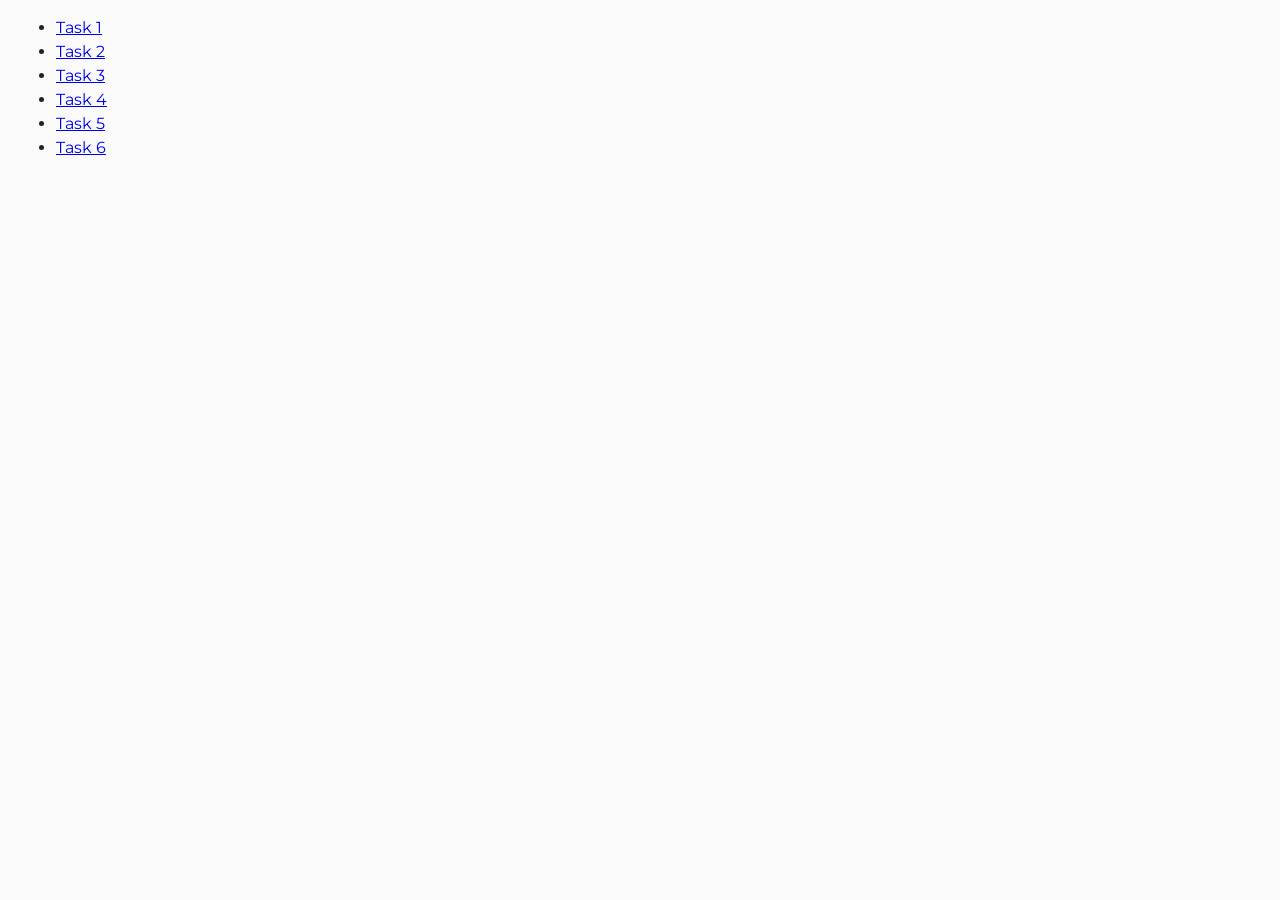
<file: index.html>
<!DOCTYPE html>
<html lang="en">

<head>
    <meta charset="UTF-8" />
    <meta http-equiv="X-UA-Compatible" content="IE=edge" />
    <meta name="viewport" content="width=device-width, initial-scale=1.0" />
    <title>Homework 7</title>
    <link rel="stylesheet" href="./css/style.css" />
</head>

<body>
    <ul>
        <li><a href="./task-1.html">Task 1</a></li>
        <li><a href="./task-2.html">Task 2</a></li>
        <li><a href="./task-3.html">Task 3</a></li>
        <li><a href="./task-4.html">Task 4</a></li>
        <li><a href="./task-5.html">Task 5</a></li>
        <li><a href="./task-6.html">Task 6</a></li>
    </ul>
</body>

</html>
</file>
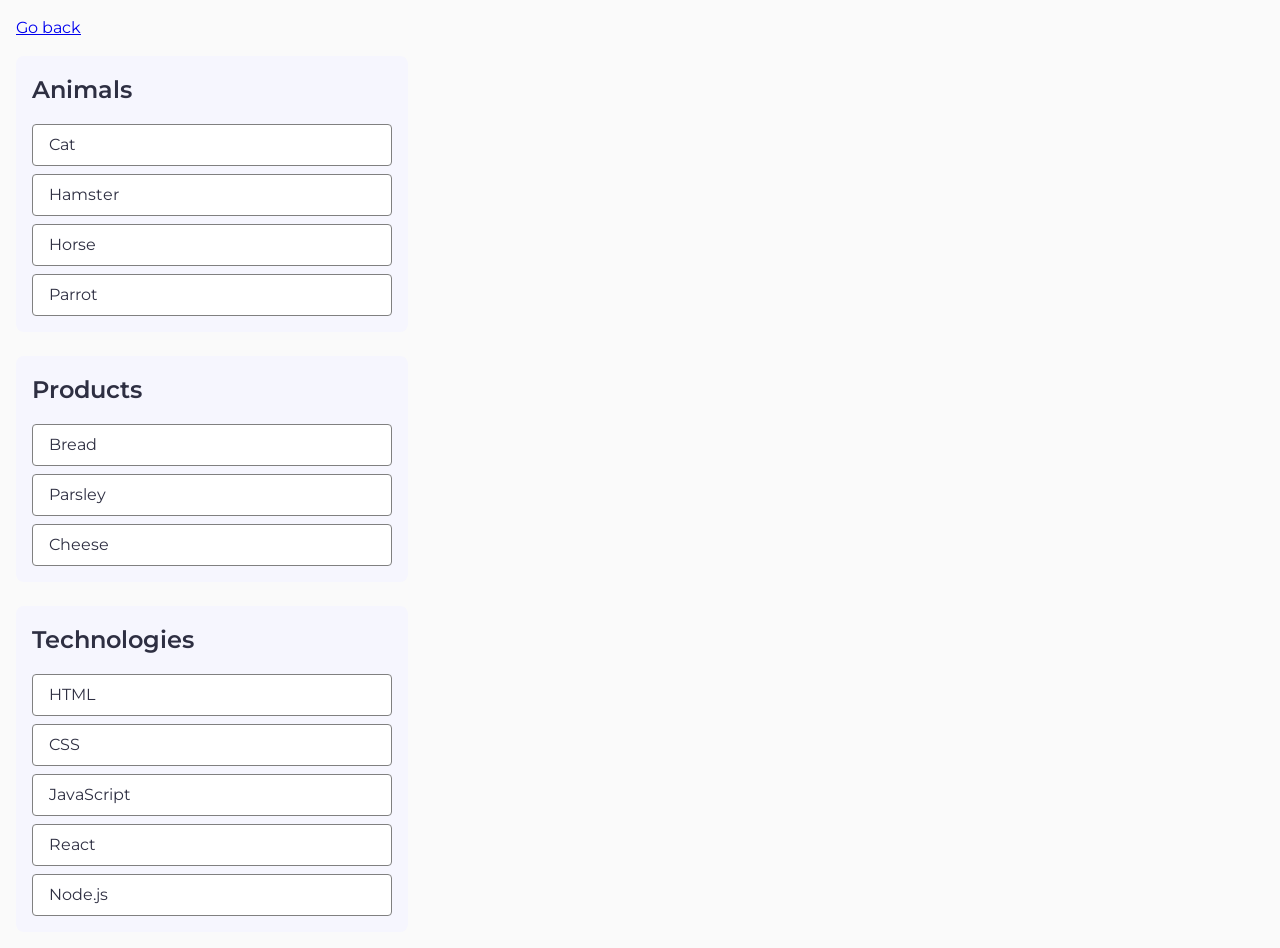
<file: task-1.html>
<!DOCTYPE html>
<html lang="en">

<head>
    <meta charset="UTF-8" />
    <meta http-equiv="X-UA-Compatible" content="IE=edge" />
    <meta name="viewport" content="width=device-width, initial-scale=1.0" />
    <title>Task 1</title>
    <link rel="stylesheet" href="./css/style.css" />
</head>

<body>
    <p><a href="./index.html">Go back</a></p>

    <ul id="categories">
        <li class="item">
            <h2>Animals</h2>
            <ul>
                <li>Cat</li>
                <li>Hamster</li>
                <li>Horse</li>
                <li>Parrot</li>
            </ul>
        </li>

        <li class="item">
            <h2>Products</h2>
            <ul>
                <li>Bread</li>
                <li>Parsley</li>
                <li>Cheese</li>
            </ul>
        </li>

        <li class="item">
            <h2>Technologies</h2>
            <ul>
                <li>HTML</li>
                <li>CSS</li>
                <li>JavaScript</li>
                <li>React</li>
                <li>Node.js</li>
            </ul>
        </li>
    </ul>

    <script src="./js/task-1.js" type="module"></script>
</body>

</html>
</file>
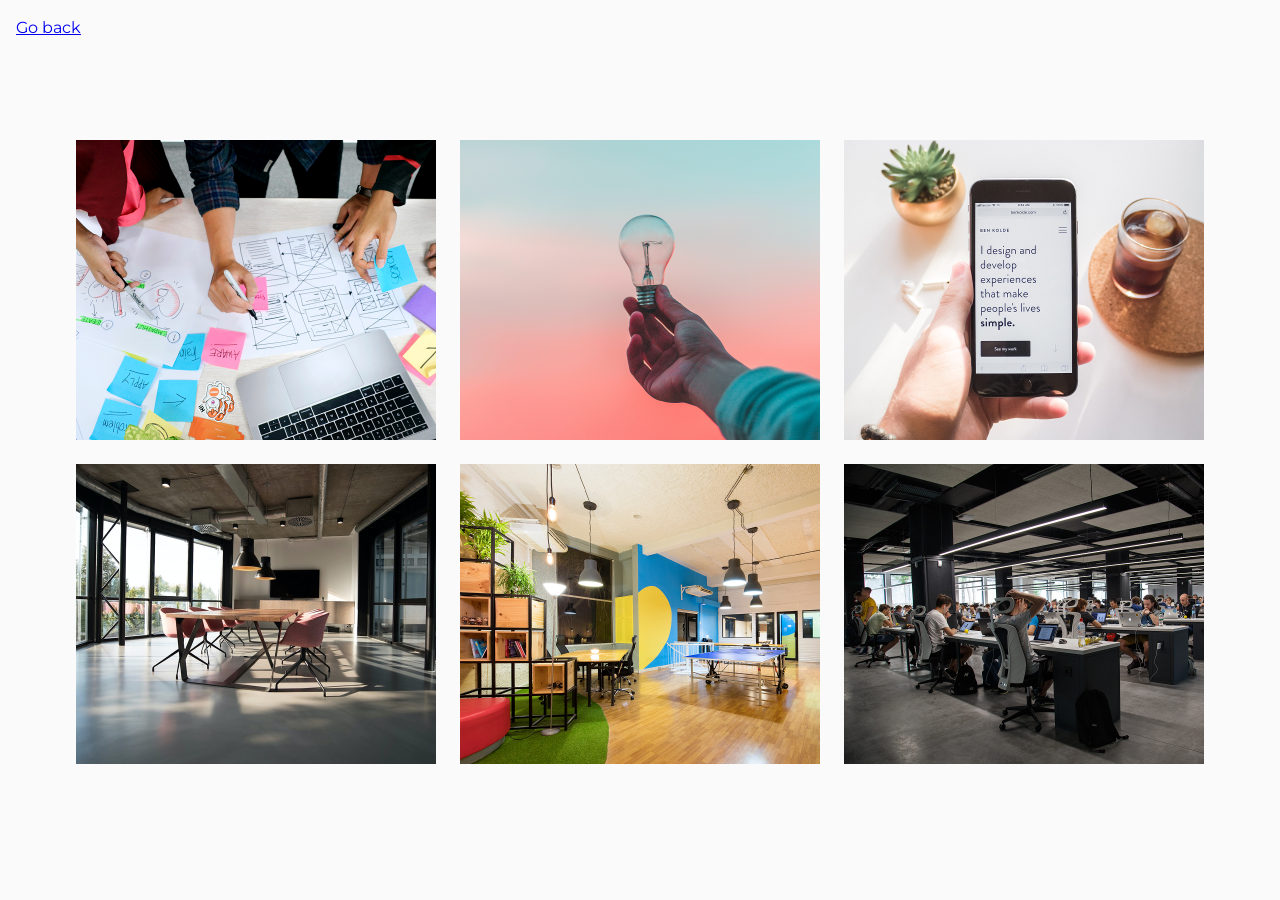
<file: task-2.html>
<!DOCTYPE html>
<html lang="en">

<head>
    <meta charset="UTF-8" />
    <meta http-equiv="X-UA-Compatible" content="IE=edge" />
    <meta name="viewport" content="width=device-width, initial-scale=1.0" />
    <title>Task 2</title>
    <link rel="stylesheet" href="./css/style.css" />
</head>

<body>
    <p><a href="./index.html">Go back</a></p>

    <ul class="gallery"></ul>

    <script src="./js/task-2.js" type="module"></script>
</body>

</html>
</file>
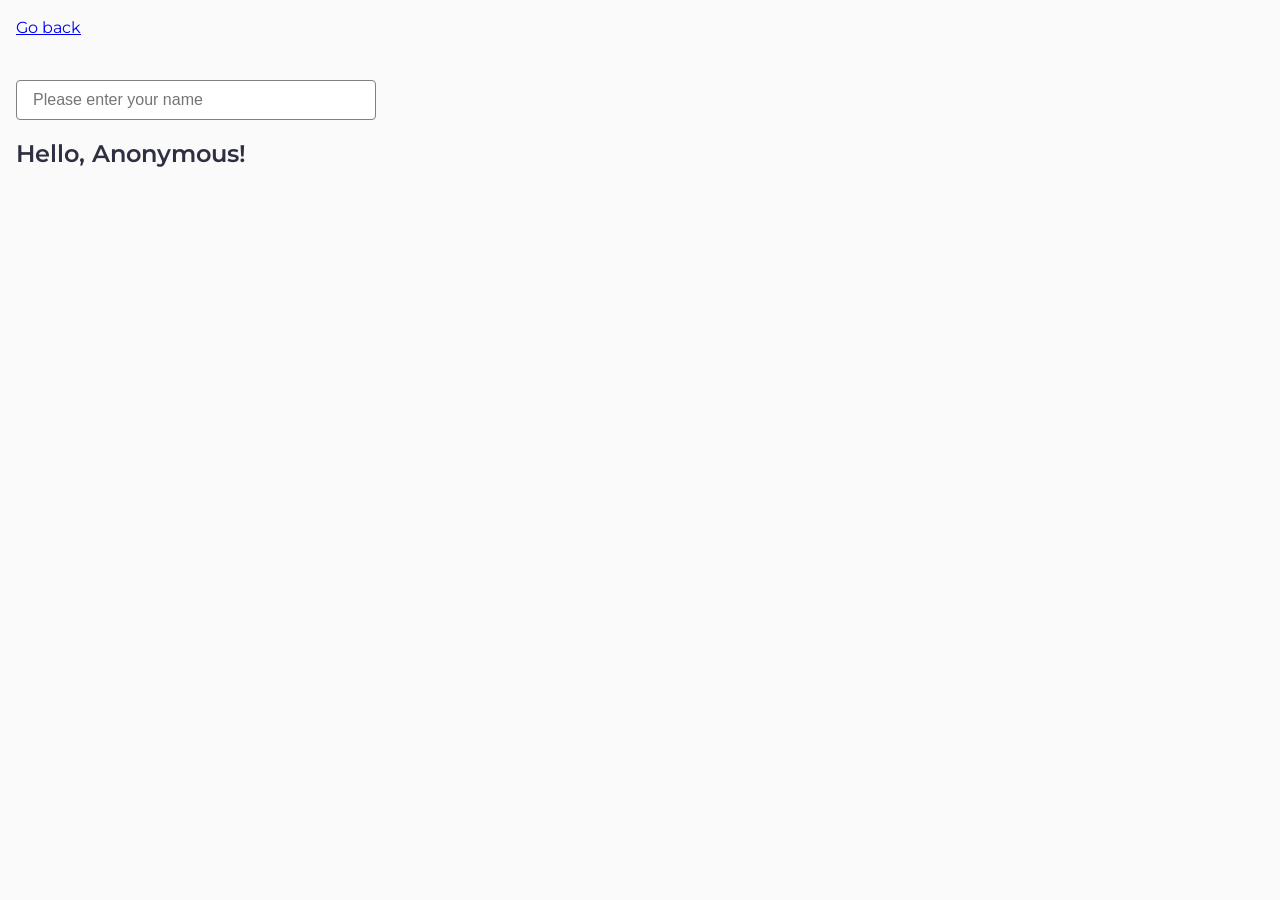
<file: task-3.html>
<!DOCTYPE html>
<html lang="en">

<head>
    <meta charset="UTF-8" />
    <meta http-equiv="X-UA-Compatible" content="IE=edge" />
    <meta name="viewport" content="width=device-width, initial-scale=1.0" />
    <title>Task 3</title>
    <link rel="stylesheet" href="./css/style.css" />
</head>

<body>
    <p><a href="./index.html">Go back</a></p>

    <input type="text" id="name-input" placeholder="Please enter your name" />
    <h1>Hello, <span id="name-output">Anonymous</span>!</h1>

    <script src="./js/task-3.js" type="module"></script>
</body>

</html>
</file>
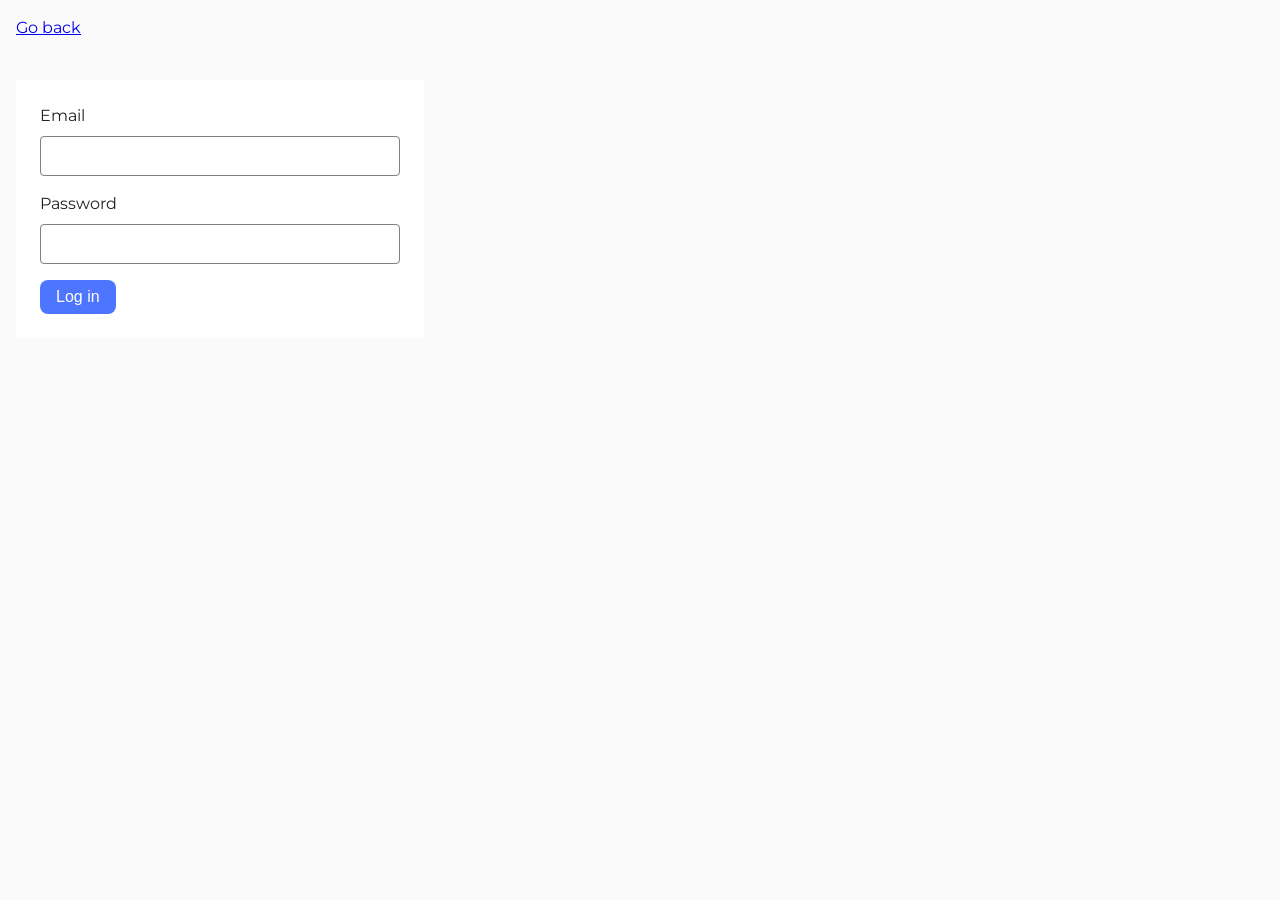
<file: task-4.html>
<!DOCTYPE html>
<html lang="en">

<head>
    <meta charset="UTF-8" />
    <meta http-equiv="X-UA-Compatible" content="IE=edge" />
    <meta name="viewport" content="width=device-width, initial-scale=1.0" />
    <title>Task 4</title>
    <link rel="stylesheet" href="./css/style.css" />
</head>

<body>
    <p><a href="./index.html">Go back</a></p>

    <form class="login-form">
        <label>
            Email
            <input type="email" name="email" />
        </label>

        <label>
            Password
            <input type="password" name="password" />
        </label>

        <button type="submit">Log in</button>
    </form>

    <script src="./js/task-4.js" type="module"></script>
</body>

</html>
</file>
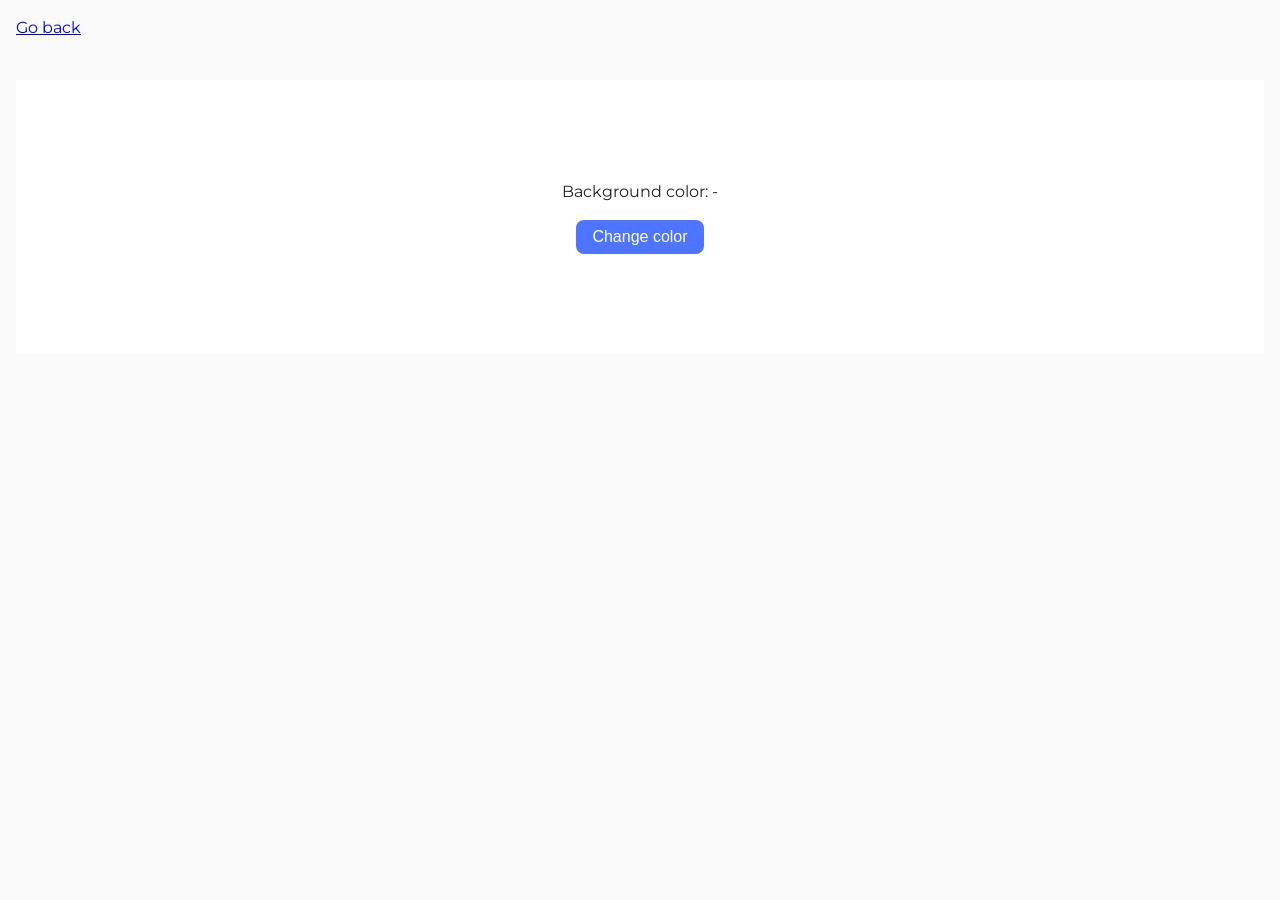
<file: task-5.html>
<!DOCTYPE html>
<html lang="en">

<head>
    <meta charset="UTF-8" />
    <meta http-equiv="X-UA-Compatible" content="IE=edge" />
    <meta name="viewport" content="width=device-width, initial-scale=1.0" />
    <title>Task 5</title>
    <link rel="stylesheet" href="./css/style.css" />
</head>

<body>
    <p><a href="./index.html">Go back</a></p>

    <div class="widget">
        <p>Background color: <span class="color">-</span></p>
        <button type="button" class="change-color">Change color</button>
    </div>

    <script src="./js/task-5.js" type="module"></script>
</body>

</html>
</file>
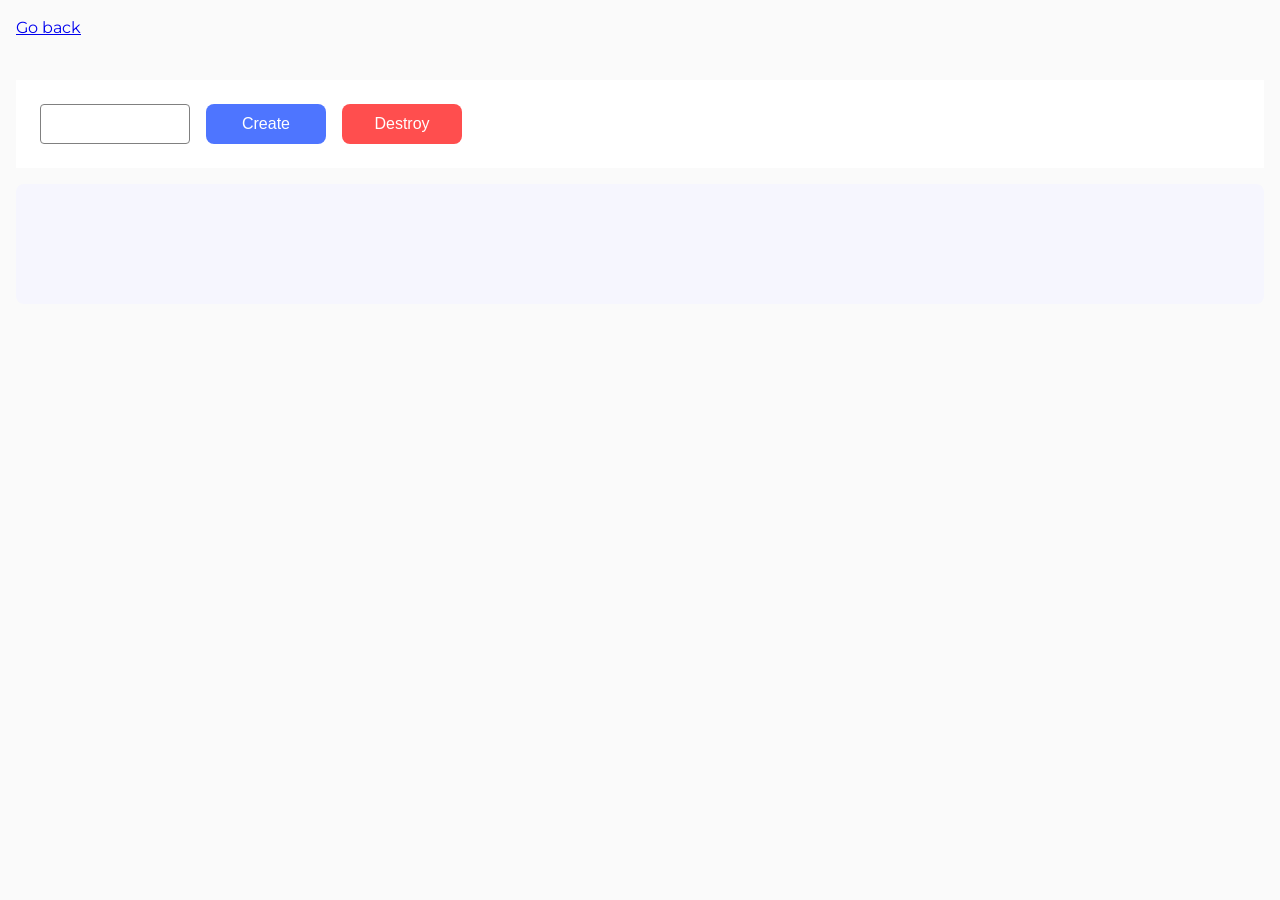
<file: task-6.html>
<!DOCTYPE html>
<html lang="en">

<head>
    <meta charset="UTF-8" />
    <meta http-equiv="X-UA-Compatible" content="IE=edge" />
    <meta name="viewport" content="width=device-width, initial-scale=1.0" />
    <title>Task 6</title>
    <link rel="stylesheet" href="./css/style.css" />
</head>

<body>
    <p><a href="./index.html">Go back</a></p>

    <div id="controls">
        <input type="number" min="1" max="100" step="1" />
        <button type="button" data-create>Create</button>
        <button type="button" data-destroy>Destroy</button>
    </div>

    <div id="boxes"></div>

    <script src="./js/task-6.js" type="module"></script>
</body>

</html>
</file>
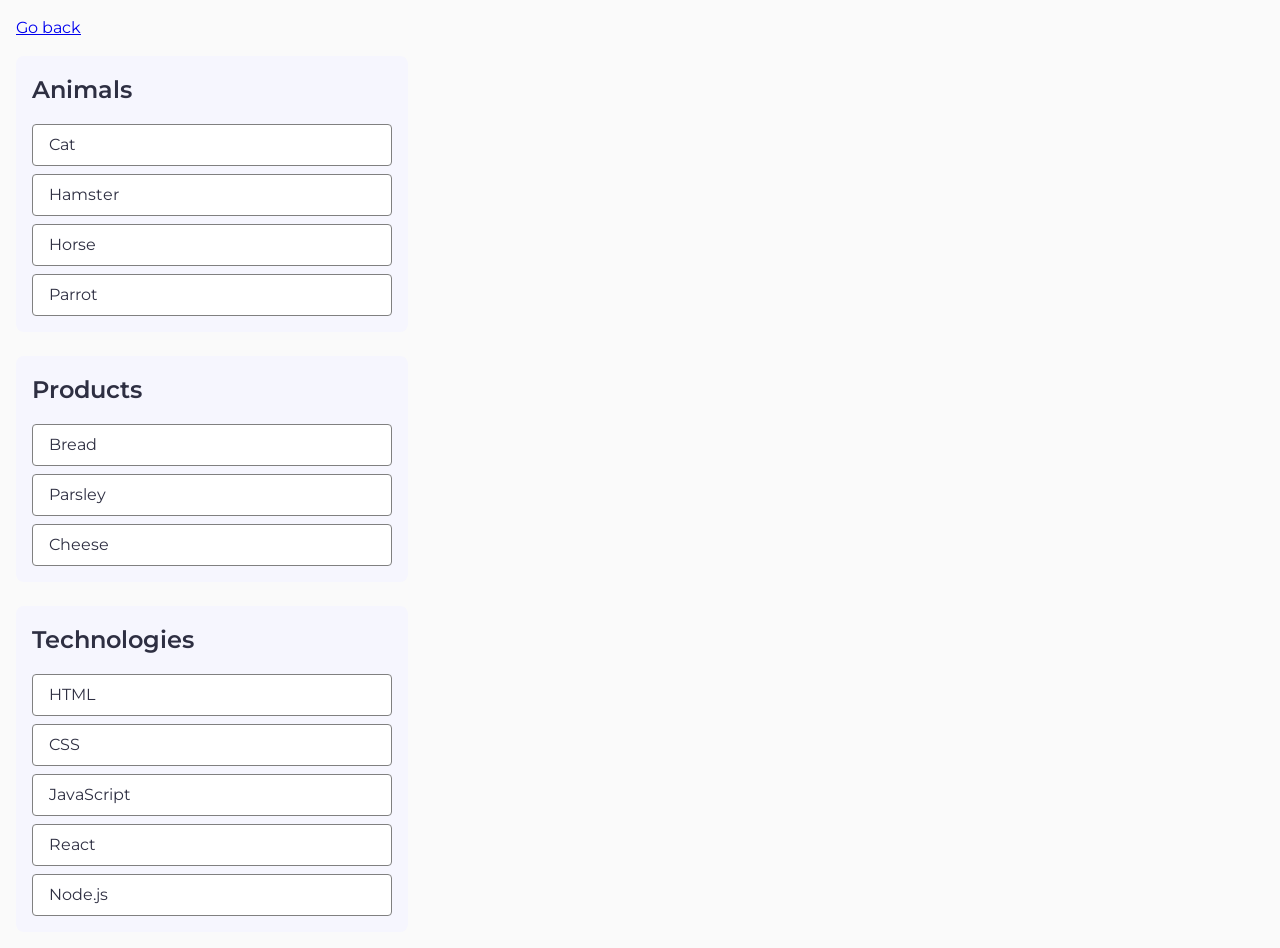
<file: pages/index1.html>
<!DOCTYPE html>
<html lang="en">

<head>
    <meta charset="UTF-8" />
    <meta http-equiv="X-UA-Compatible" content="IE=edge" />
    <meta name="viewport" content="width=device-width, initial-scale=1.0" />
    <title>Task 1</title>
    <link rel="stylesheet" href="../css/style.css" />
</head>

<body>
    <p><a href="../index.html">Go back</a></p>

    <ul id="categories">
        <li class="item">
            <h2>Animals</h2>
            <ul>
                <li>Cat</li>
                <li>Hamster</li>
                <li>Horse</li>
                <li>Parrot</li>
            </ul>
        </li>

        <li class="item">
            <h2>Products</h2>
            <ul>
                <li>Bread</li>
                <li>Parsley</li>
                <li>Cheese</li>
            </ul>
        </li>

        <li class="item">
            <h2>Technologies</h2>
            <ul>
                <li>HTML</li>
                <li>CSS</li>
                <li>JavaScript</li>
                <li>React</li>
                <li>Node.js</li>
            </ul>
        </li>
    </ul>

    <script src="../js/task-1.js" type="module"></script>
</body>

</html>
</file>
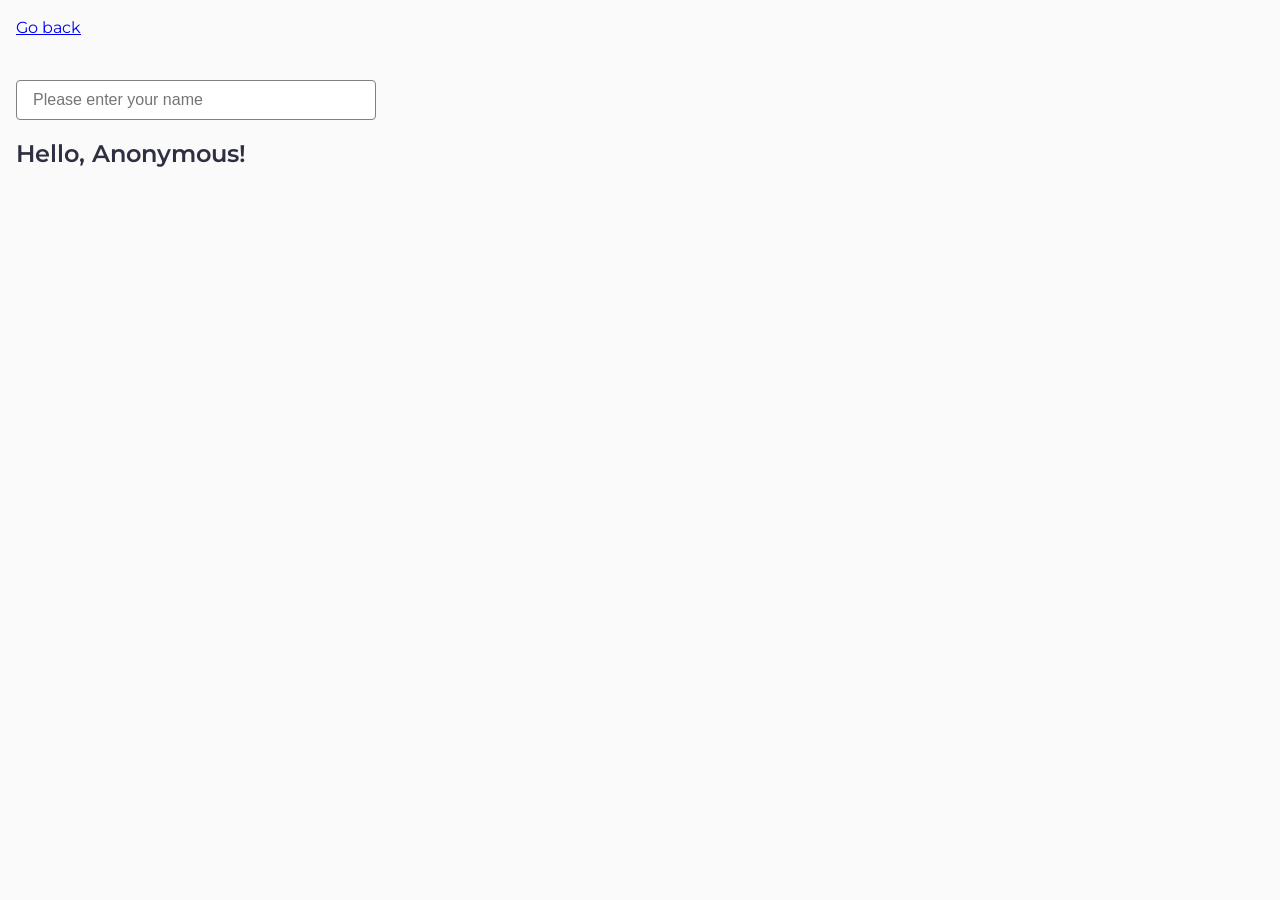
<file: pages/index3.html>
<!DOCTYPE html>
<html lang="en">

<head>
    <meta charset="UTF-8" />
    <meta http-equiv="X-UA-Compatible" content="IE=edge" />
    <meta name="viewport" content="width=device-width, initial-scale=1.0" />
    <title>Task 3</title>
    <link rel="stylesheet" href="../css/style.css" />
</head>

<body>
    <p><a href="../index.html">Go back</a></p>

    <input type="text" id="name-input" placeholder="Please enter your name" />
    <h1>Hello, <span id="name-output">Anonymous</span>!</h1>

    <script src="../js/task-3.js" type="module"></script>
</body>

</html>
</file>
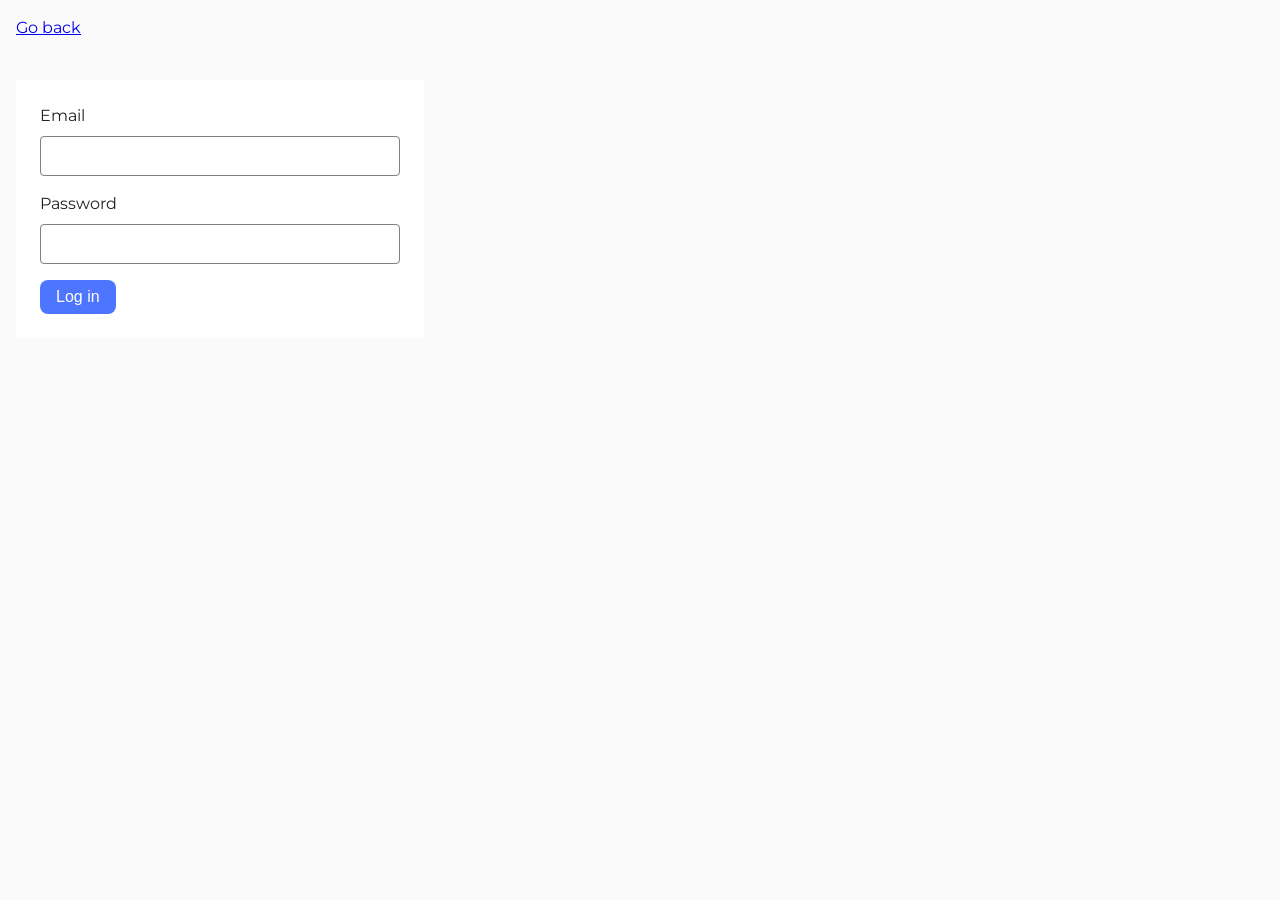
<file: pages/index4.html>
<!DOCTYPE html>
<html lang="en">

<head>
    <meta charset="UTF-8" />
    <meta http-equiv="X-UA-Compatible" content="IE=edge" />
    <meta name="viewport" content="width=device-width, initial-scale=1.0" />
    <title>Task 4</title>
    <link rel="stylesheet" href="../css/style.css" />
</head>

<body>
    <p><a href="../index.html">Go back</a></p>

    <form class="login-form">
        <label>
            Email
            <input type="email" name="email" />
        </label>

        <label>
            Password
            <input type="password" name="password" />
        </label>

        <button type="submit">Log in</button>
    </form>

    <script src="../js/task-4.js" type="module"></script>
</body>

</html>
</file>
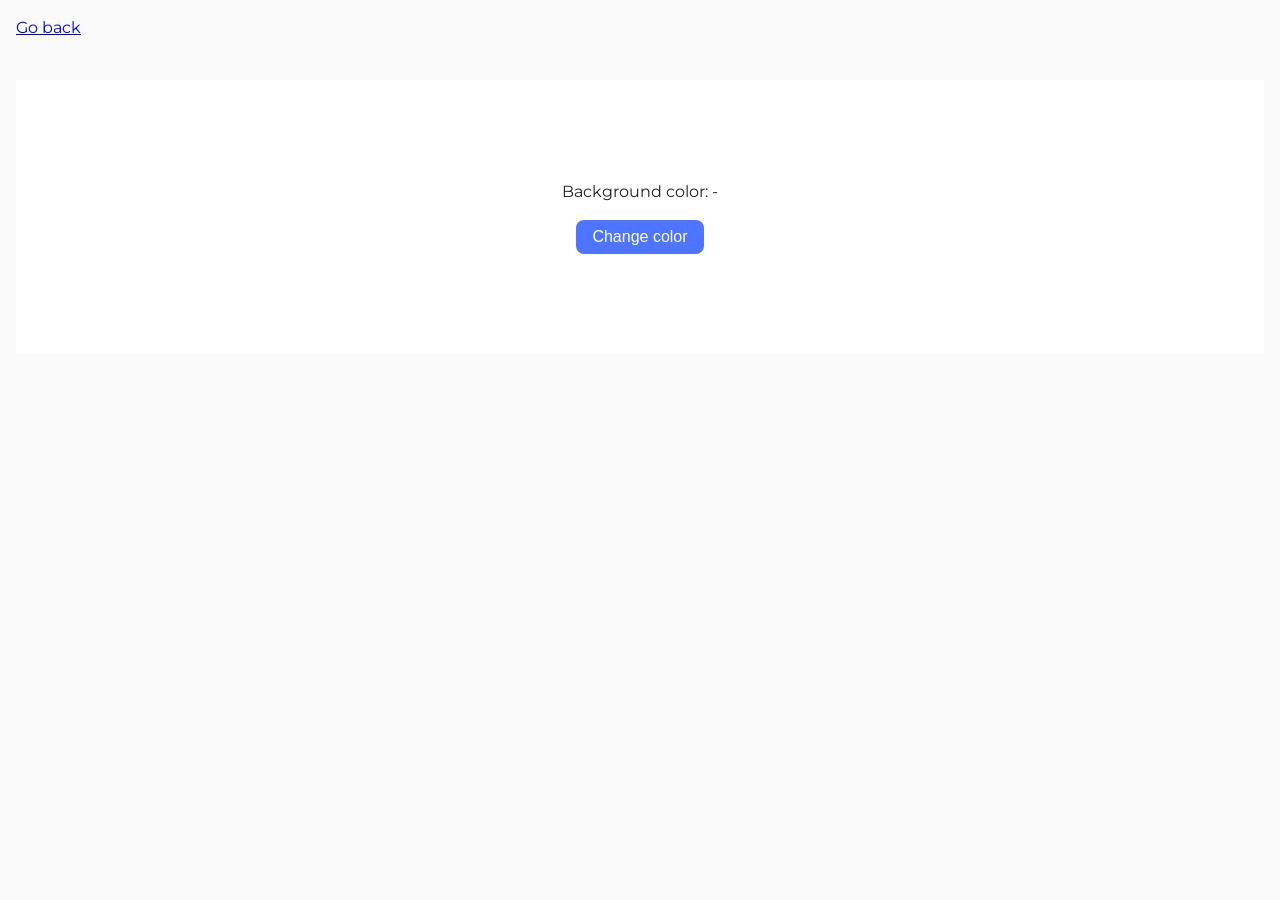
<file: pages/index5.html>
<!DOCTYPE html>
<html lang="en">

<head>
    <meta charset="UTF-8" />
    <meta http-equiv="X-UA-Compatible" content="IE=edge" />
    <meta name="viewport" content="width=device-width, initial-scale=1.0" />
    <title>Task 5</title>
    <link rel="stylesheet" href="../css/style.css" />
</head>

<body>
    <p><a href="../index.html">Go back</a></p>

    <div class="widget">
        <p>Background color: <span class="color">-</span></p>
        <button type="button" class="change-color">Change color</button>
    </div>

    <script src="../js/task-5.js" type="module"></script>
</body>

</html>
</file>
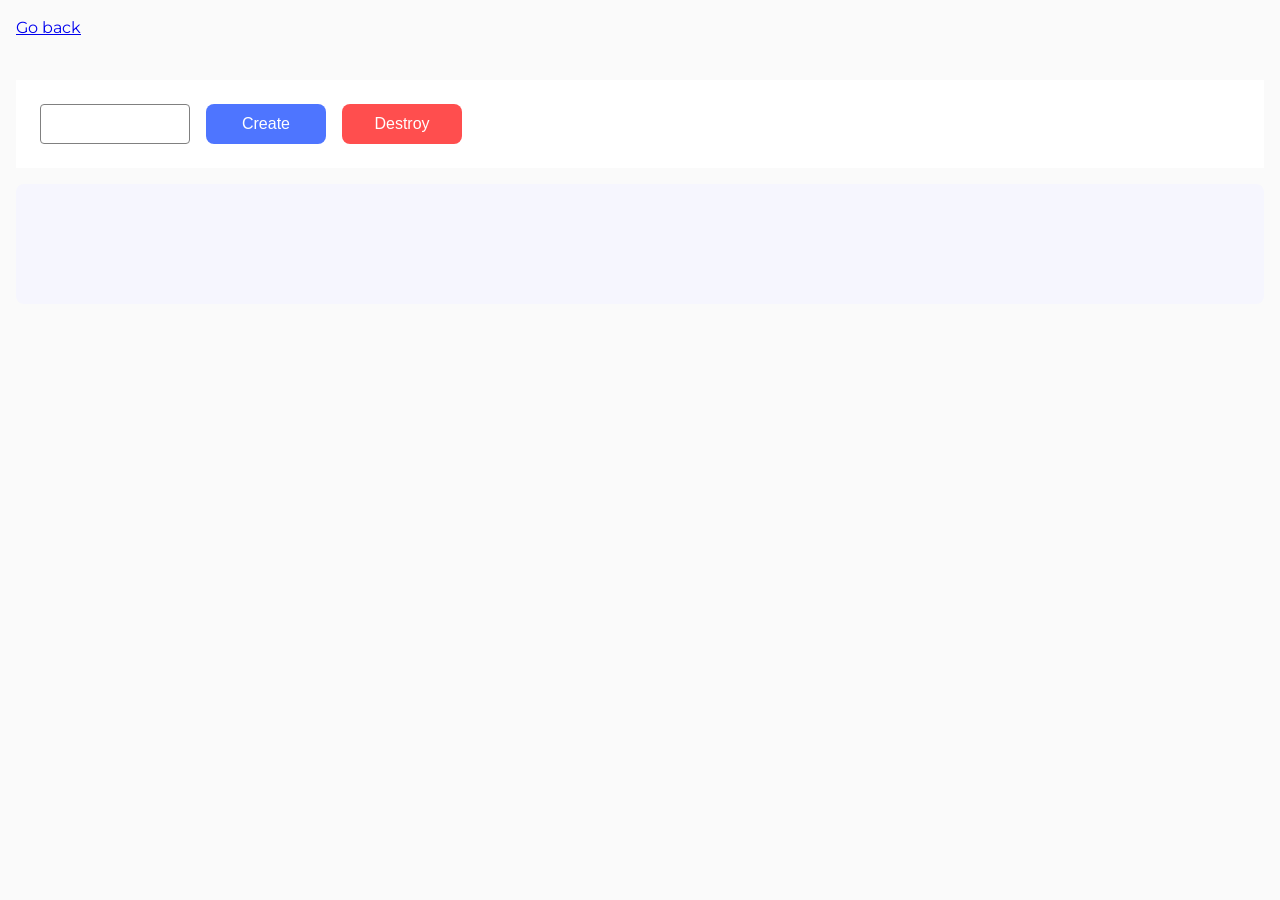
<file: pages/index6.html>
<!DOCTYPE html>
<html lang="en">

<head>
    <meta charset="UTF-8" />
    <meta http-equiv="X-UA-Compatible" content="IE=edge" />
    <meta name="viewport" content="width=device-width, initial-scale=1.0" />
    <title>Task 6</title>
    <link rel="stylesheet" href="../css/style.css" />
</head>

<body>
    <p><a href="../index.html">Go back</a></p>

    <div id="controls">
        <input type="number" min="1" max="100" step="1" />
        <button type="button" data-create>Create</button>
        <button type="button" data-destroy>Destroy</button>
    </div>

    <div id="boxes"></div>

    <script src="../js/task-6.js" type="module"></script>
</body>

</html>
</file>
<file: css/style.css>
@import url('https://fonts.googleapis.com/css2?family=Montserrat:wght@400;500;600&display=swap');

* {
    box-sizing: border-box;
}

body {
    margin: 16px;
    font-family: 'Montserrat', sans-serif;
    -webkit-font-smoothing: antialiased;
    -moz-osx-font-smoothing: grayscale;
    background-color: #fafafa;
    color: #212121;
    line-height: 1.5;
}

input {
    width: 360px;
    height: 40px;
    padding: 8px 16px;
    border-radius: 4px;
    border: 1px solid #808080;
    font-size: 16px;
    outline: none;
    background-color: #fff;
}

input:hover {
    border-color: #000;
}

input:focus {
    border-color: #4e75ff;
}

button {
    display: inline-flex;
    padding: 8px 16px;
    justify-content: center;
    align-items: center;
    border: none;
    border-radius: 8px;
    font-size: 16px;
    font-weight: 500;
    color: #fff;
    cursor: pointer;
}

button[type='submit'],
.change-color,
[data-create] {
    background: #4e75ff;
}

button[type='submit']:hover,
.change-color:hover,
[data-create]:hover {
    background: #6c8cff;
}

[data-destroy] {
    background: #ff4e4e;
}

[data-destroy]:hover {
    background: #ff7070;
}

[data-create],
[data-destroy] {
    width: 120px;
}

#categories {
    list-style: none;
    padding: 0;
    margin: 0;
    display: flex;
    flex-direction: column;
    gap: 24px;
    max-width: 392px;
}

#categories .item {
    padding: 16px;
    background: #f6f6fe;
    border-radius: 8px;
    display: flex;
    flex-direction: column;
    gap: 16px;
}

#categories h2 {
    margin: 0;
    font-size: 24px;
    font-weight: 600;
    color: #2e2f42;
}

#categories ul {
    list-style: none;
    padding: 0;
    margin: 0;
    display: flex;
    flex-direction: column;
    gap: 8px;
}

#categories li li {
    padding: 8px 16px;
    border: 1px solid #808080;
    border-radius: 4px;
    font-size: 16px;
    color: #2e2f42;
    background: #fff;
}

.gallery {
    list-style: none;
    padding: 0;
    margin: 100px auto;
    display: grid;
    grid-template-columns: repeat(3, 360px);
    gap: 24px;
    justify-content: center;
}

.gallery li {
    list-style: none;
}

.gallery img {
    width: 360px;
    height: 300px;
    object-fit: cover;
    display: block;
}

#name-input {
    margin-top: 24px;
}

h1 {
    margin-top: 16px;
    font-size: 24px;
    font-weight: 600;
    color: #2e2f42;
}

.login-form {
    margin-top: 40px;
    display: flex;
    flex-direction: column;
    gap: 16px;
    padding: 24px;
    background: #fff;
    width: fit-content;
}

.login-form label {
    display: flex;
    flex-direction: column;
    gap: 8px;
    font-size: 16px;
}

.login-form button {
    width: fit-content;
}

.widget {
    margin-top: 40px;
    display: flex;
    flex-direction: column;
    align-items: center;
    gap: 16px;
    padding: 100px 88px;
    background: #fff;
}

.widget p {
    margin: 0;
}

#controls {
    margin-top: 40px;
    display: flex;
    gap: 16px;
    padding: 24px;
    background: #fff;
}

#controls input {
    width: 150px;
}

#boxes {
    margin-top: 16px;
    padding: 24px;
    background: #f6f6fe;
    border-radius: 8px;
    display: flex;
    flex-wrap: wrap;
    gap: 16px;
    min-height: 120px;
}
</file>
